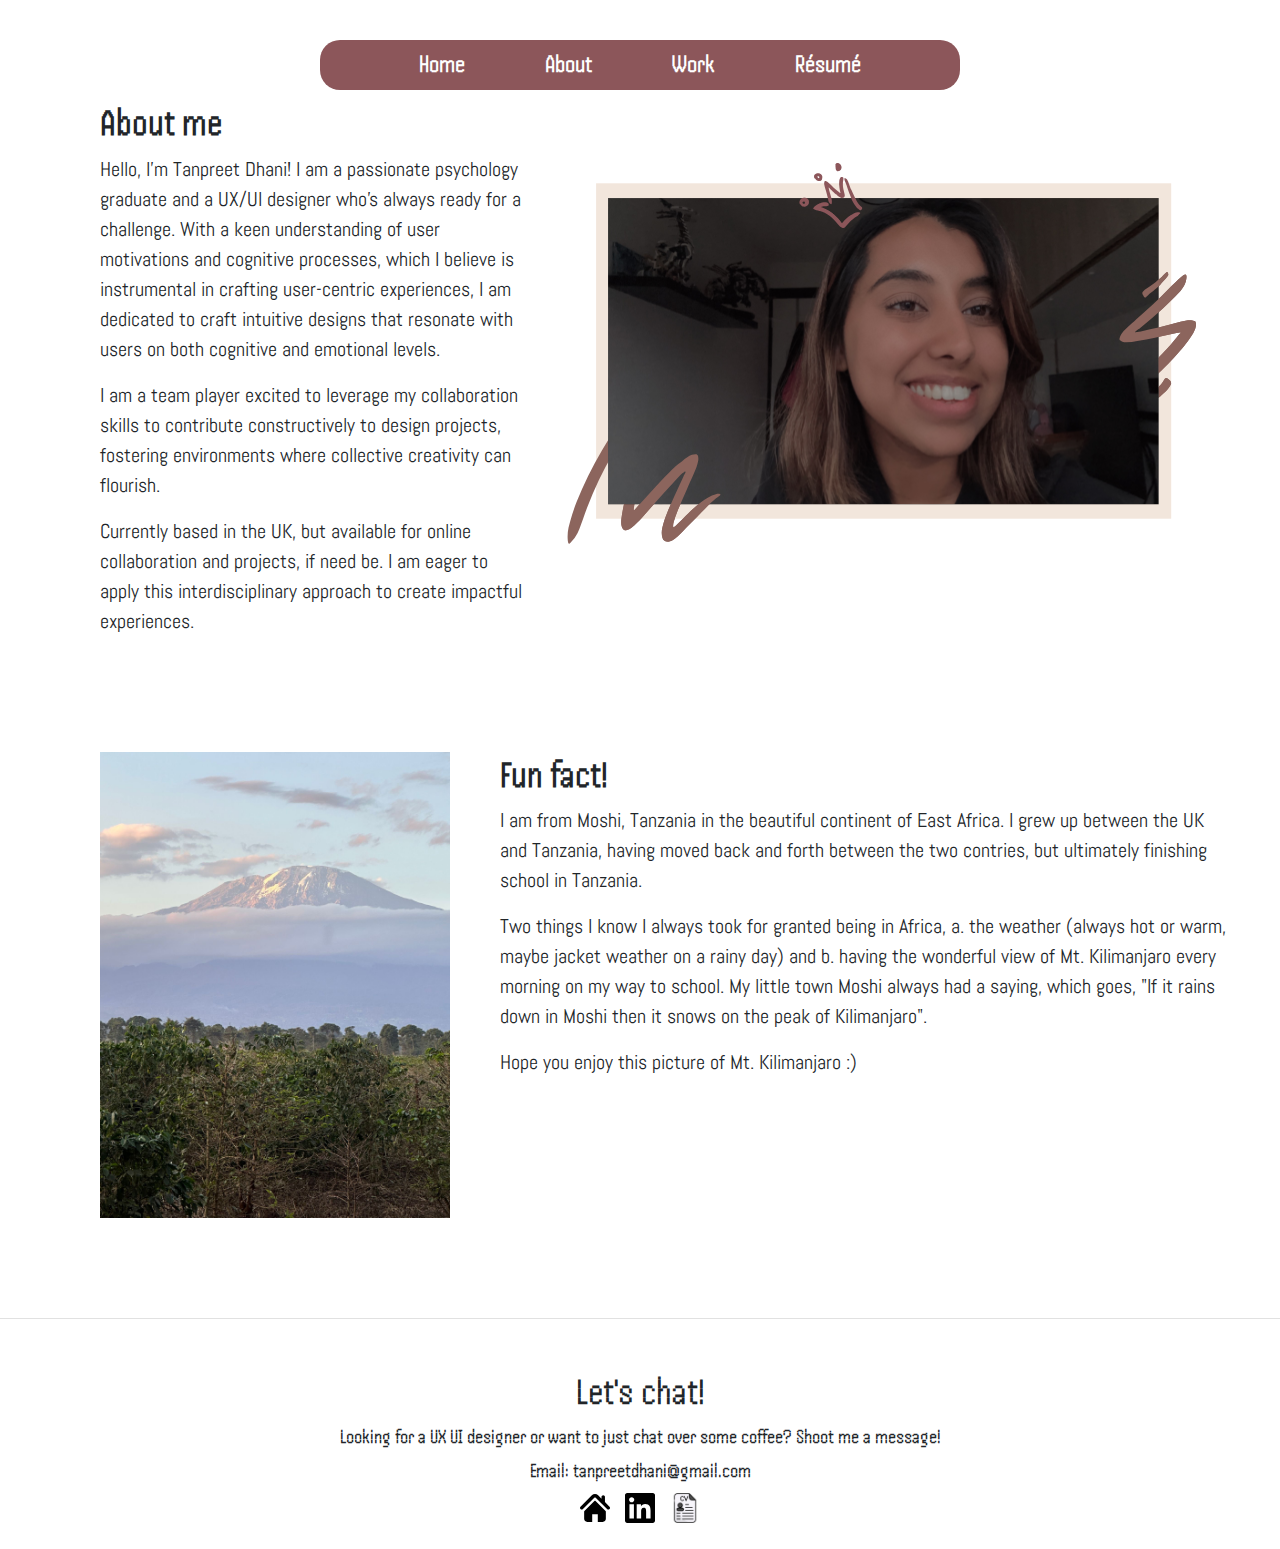
<file: about-me.html>
<!DOCTYPE html>
<html lang="en">
<head>
    <meta charset="UTF-8">
    <meta name="viewport" content="width=device-width, initial-scale=1.0">
    <title>Tanpreet D Portfolio</title>
    <style>
        @import url('https://fonts.googleapis.com/css2?family=Abel&family=Handjet:wght@100;200;300;400;500;600;700;800;900&display=swap');
      </style>
          <script src="https://code.jquery.com/jquery-3.7.1.min.js" integrity="sha256-/JqT3SQfawRcv/BIHPThkBvs0OEvtFFmqPF/lYI/Cxo=" crossorigin="anonymous"></script>
          <script src="./portfolio.js" defer></script>
          <link rel="stylesheet" href="https://stackpath.bootstrapcdn.com/bootstrap/4.3.1/css/bootstrap.min.css" integrity="sha384-ggOyR0iXCbMQv3Xipma34MD+dH/1fQ784/j6cY/iJTQUOhcWr7x9JvoRxT2MZw1T" crossorigin="anonymous">    
      <link rel="stylesheet" href="./homepage.css"> <!-- homepage css for nav -->
      <link rel="stylesheet" href="./about-me.css">
</head>
<body>
<!-- NAVIGATION -->
<div class="nav-background fixed top-0 left-1/2 sm:top-6 sm:h-[3.25rem] sm:w-[36rem] sm:rounded-ful" style="background-color: rgb(140, 86, 90);">
    <nav class="flex fixed top-[0.15rem] left-1/2 h-12 -translate-x-1/2 py-2 sm:top-[1.7rem] sm:h-[initial] sm:py-0">
        <ul>
        <a style="color: white; text-decoration: none;" href="./index.html"><li style="text-decoration: none; list-style: none;">Home</li></a>
        <a style="color: white; text-decoration: none;" href="./about-me.html"><li style="text-decoration: none; list-style: none;">About</li></a>
        <a style="color: white; text-decoration: none;" href="./work-menu.html"><li style="text-decoration: none; list-style: none;">Work</li></a>
        <a style="color: white; text-decoration: none;" href="https://drive.google.com/file/d/1mHyYZ0FnDesR0GW3Qny5ZZ0z49vKUyVC/view?usp=drive_link" target="_blank"><li style="text-decoration: none; list-style: none;">Résumé</li></a>
        </ul>
    </nav>
</div>

<!-- About me -->
<section class="about">
    <div class="about-container">
        <img src="./Images/About me picture.svg" style="width: 700px;" alt="my picture"> 
        <div class="about-content">
            <h1>About me</h1>
            <p>Hello, I'm Tanpreet Dhani! I am a passionate psychology graduate and a UX/UI designer who's always ready for a challenge. With a keen understanding of user motivations and cognitive processes, which I believe is instrumental in crafting user-centric experiences, I am dedicated to craft intuitive designs that resonate with users on both cognitive and emotional levels.</p>
            <p>I am a team player excited to leverage my collaboration skills to contribute constructively to design projects, fostering environments where collective creativity can flourish.</p>
            <p>Currently based in the UK, but available for online collaboration and projects, if need be. I am eager to apply this interdisciplinary approach to create impactful experiences.</p>
        </div>
    </div>

    <div class="facts" style="margin-bottom: 100px;">
        <div class="facts-container">
            <img src="./Images/kilimanjaro.JPG" style="width: 350px; margin-right: 50px;" alt="mt. kilimanjaro">
        <div class="facts-content">
            <h1>Fun fact!</h1>
            <p>I am from Moshi, Tanzania in the beautiful continent of East Africa. I grew up between the UK and Tanzania, having moved back and forth between the two contries, but ultimately finishing school in Tanzania.</p> 
            <p>Two things I know I always took for granted being in Africa, a. the weather (always hot or warm, maybe jacket weather on a rainy day) and b. having the wonderful view of Mt. Kilimanjaro every morning on my way to school. My little town Moshi always had a saying, which goes, "If it rains down in Moshi then it snows on the peak of Kilimanjaro".</p> 
            <p>Hope you enjoy this picture of Mt. Kilimanjaro :)</p>
        </div>
        </div>
    </div>
</section>


<!-- FOOTER -->
<footer id="footer">
    <h1>Let's chat!</h1>
    <h3>Looking for a UX UI designer or want to just chat over some coffee? Shoot me a message!</h3>
    <h3>Email: tanpreetdhani@gmail.com</h3>
<ul class="social-links">
    <li style="text-decoration: none; list-style: none;"><a href="./index.html"><img src="./Images/home-icon.svg" alt="home logo" width="30px" height="auto"></a></li>
    <li style="text-decoration: none; list-style: none;"><a href="https://www.linkedin.com/in/tanpreet-dhani-423b97169/" target="_blank"><img src="./Images/brand-linkedin.svg" alt="linkedin logo" width="30px" height="auto"></a></li>
    <li style="text-decoration: none; list-style: none;"><a href="https://drive.google.com/file/d/15mGdMuccz8ccS6afsANUnZSn1waaqA5V/view?usp=sharing" target="_blank"><img src="./Images/6588143.png" alt="resume logo" width="30px" height="auto"></a></li>
  </ul>
</footer>

<button onclick="topFunction()" id="myBtn" title="Go to top" style="background-color: rgb(140, 86, 90);"><img src="./Images/Scroll-up-arrow.svg" alt=""></button>

<script src="https://cdn.jsdelivr.net/npm/@popperjs/core@2.11.8/dist/umd/popper.min.js" integrity="sha384-I7E8VVD/ismYTF4hNIPjVp/Zjvgyol6VFvRkX/vR+Vc4jQkC+hVqc2pM8ODewa9r" crossorigin="anonymous"></script>
<script src="https://cdn.jsdelivr.net/npm/bootstrap@5.3.2/dist/js/bootstrap.min.js" integrity="sha384-BBtl+eGJRgqQAUMxJ7pMwbEyER4l1g+O15P+16Ep7Q9Q+zqX6gSbd85u4mG4QzX+" crossorigin="anonymous"></script>

</body>
</html>
</file>
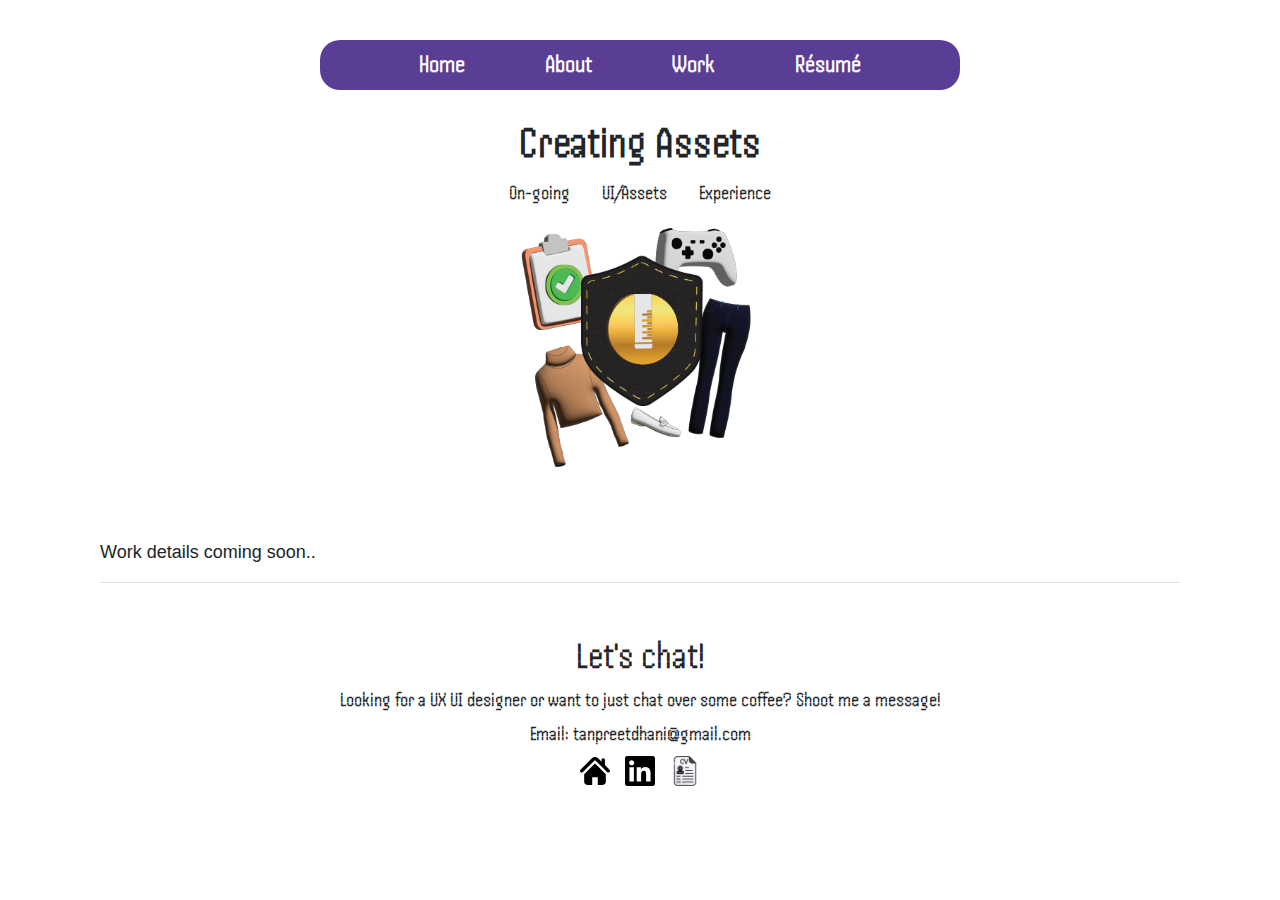
<file: asset-work.html>
<!DOCTYPE html>
<html lang="en">
<head>
    <meta charset="UTF-8">
    <meta name="viewport" content="width=device-width, initial-scale=1.0">
    <title>Tanpreet D Portfolio</title>
    <!-- google fonts  -->
    <style>
       @import url('https://fonts.googleapis.com/css2?family=Abel&family=Handjet:wght@100;200;300;400;500;600;700;800;900&display=swap');
    </style>

    <script src="https://code.jquery.com/jquery-3.7.1.min.js" integrity="sha256-/JqT3SQfawRcv/BIHPThkBvs0OEvtFFmqPF/lYI/Cxo=" crossorigin="anonymous"></script>
    <script src="./portfolio.js" defer></script>  
    <link rel="stylesheet" href="https://stackpath.bootstrapcdn.com/bootstrap/4.3.1/css/bootstrap.min.css" integrity="sha384-ggOyR0iXCbMQv3Xipma34MD+dH/1fQ784/j6cY/iJTQUOhcWr7x9JvoRxT2MZw1T" crossorigin="anonymous">
    <link rel="stylesheet" href="./homepage.css"> <!-- homepage css stylesheet -->
    <link rel="stylesheet" href="./case-studies.css"> <!-- travel app css stylesheet -->
</head>
<body>
    

    <!-- NAVIGATION -->
    <div class="nav-background fixed top-0 left-1/2 sm:top-6 sm:h-[3.25rem] sm:w-[36rem] sm:rounded-ful" style="background-color:rgb(90, 61, 148);">
        <nav class="flex fixed top-[0.15rem] left-1/2 h-12 -translate-x-1/2 py-2 sm:top-[1.7rem] sm:h-[initial] sm:py-0">
            <ul>
                <a style="text-decoration: none; color: white;" href="./index.html"><li style="text-decoration: none; list-style: none;">Home</li></a>
                <a style="text-decoration: none; color: white;" href="./about-me.html"><li style="text-decoration: none; list-style: none;">About</li></a>
                <a style="text-decoration: none; color: white;" href="./work-menu.html"><li style="text-decoration: none; list-style: none;">Work</li></a>
                <a style="text-decoration: none; color: white;" href="https://drive.google.com/file/d/1mHyYZ0FnDesR0GW3Qny5ZZ0z49vKUyVC/view?usp=drive_link" target="_blank"><li style="text-decoration: none; list-style: none;">Résumé</li></a>
              </ul>
        </nav>
        </div>
   
    <div class="whole-container">
    <!-- case study hero -->
    <div class="p-5 mb-4 bg-body-tertiary rounded-3 cs-hero-container" style="padding-bottom: 0 !important;">
        <div class="container-fluid py-5 cs-hero-content">
          <h1 class="display-5 fw-bold">Creating Assets</h1>
        <div class="hero-list">
          <li>On-going</li>
          <li>UI/Assets</li>
          <li>Experience</li>
        </div >
        <img src="./Images/Assest work/Assets hero image.png" alt="asset work image" style="width: 25%; padding-top: 20px;">
        </div>
      </div>
      <!-- end -->

      <div class=".whole-container">
        <p>Work details coming soon..</p>
      </div>

    <!-- FOOTER -->
    <footer id="footer">
        <h1>Let's chat!</h1>
        <h3>Looking for a UX UI designer or want to just chat over some coffee? Shoot me a message!</h3>
        <h3>Email: tanpreetdhani@gmail.com</h3>
    <ul class="social-links">
        <li style="text-decoration: none; list-style: none;"><a href="./index.html"><img src="./Images/home-icon.svg" alt="home logo" width="30px" height="auto"></a></li>
        <li style="text-decoration: none; list-style: none;"><a href="https://www.linkedin.com/in/tanpreet-dhani-423b97169/" target="_blank"><img src="./Images/brand-linkedin.svg" alt="linkedin logo" width="30px" height="auto"></a></li>
        <li style="text-decoration: none; list-style: none;"><a href="https://drive.google.com/file/d/15mGdMuccz8ccS6afsANUnZSn1waaqA5V/view?usp=sharing" target="_blank"><img src="./Images/6588143.png" alt="resume logo" width="30px" height="auto"></a></li>
    </ul>
    </footer>

    <button onclick="topFunction()" id="myBtn" title="Go to top" style="background-color: rgb(90, 61, 148);"><img src="./Images/Scroll-up-arrow.svg" alt=""></button>

    </div>
    <script src="https://cdn.jsdelivr.net/npm/@popperjs/core@2.11.8/dist/umd/popper.min.js" integrity="sha384-I7E8VVD/ismYTF4hNIPjVp/Zjvgyol6VFvRkX/vR+Vc4jQkC+hVqc2pM8ODewa9r" crossorigin="anonymous"></script>
    <script src="https://cdn.jsdelivr.net/npm/bootstrap@5.3.2/dist/js/bootstrap.min.js" integrity="sha384-BBtl+eGJRgqQAUMxJ7pMwbEyER4l1g+O15P+16Ep7Q9Q+zqX6gSbd85u4mG4QzX+" crossorigin="anonymous"></script>
</body>
</html>
</file>
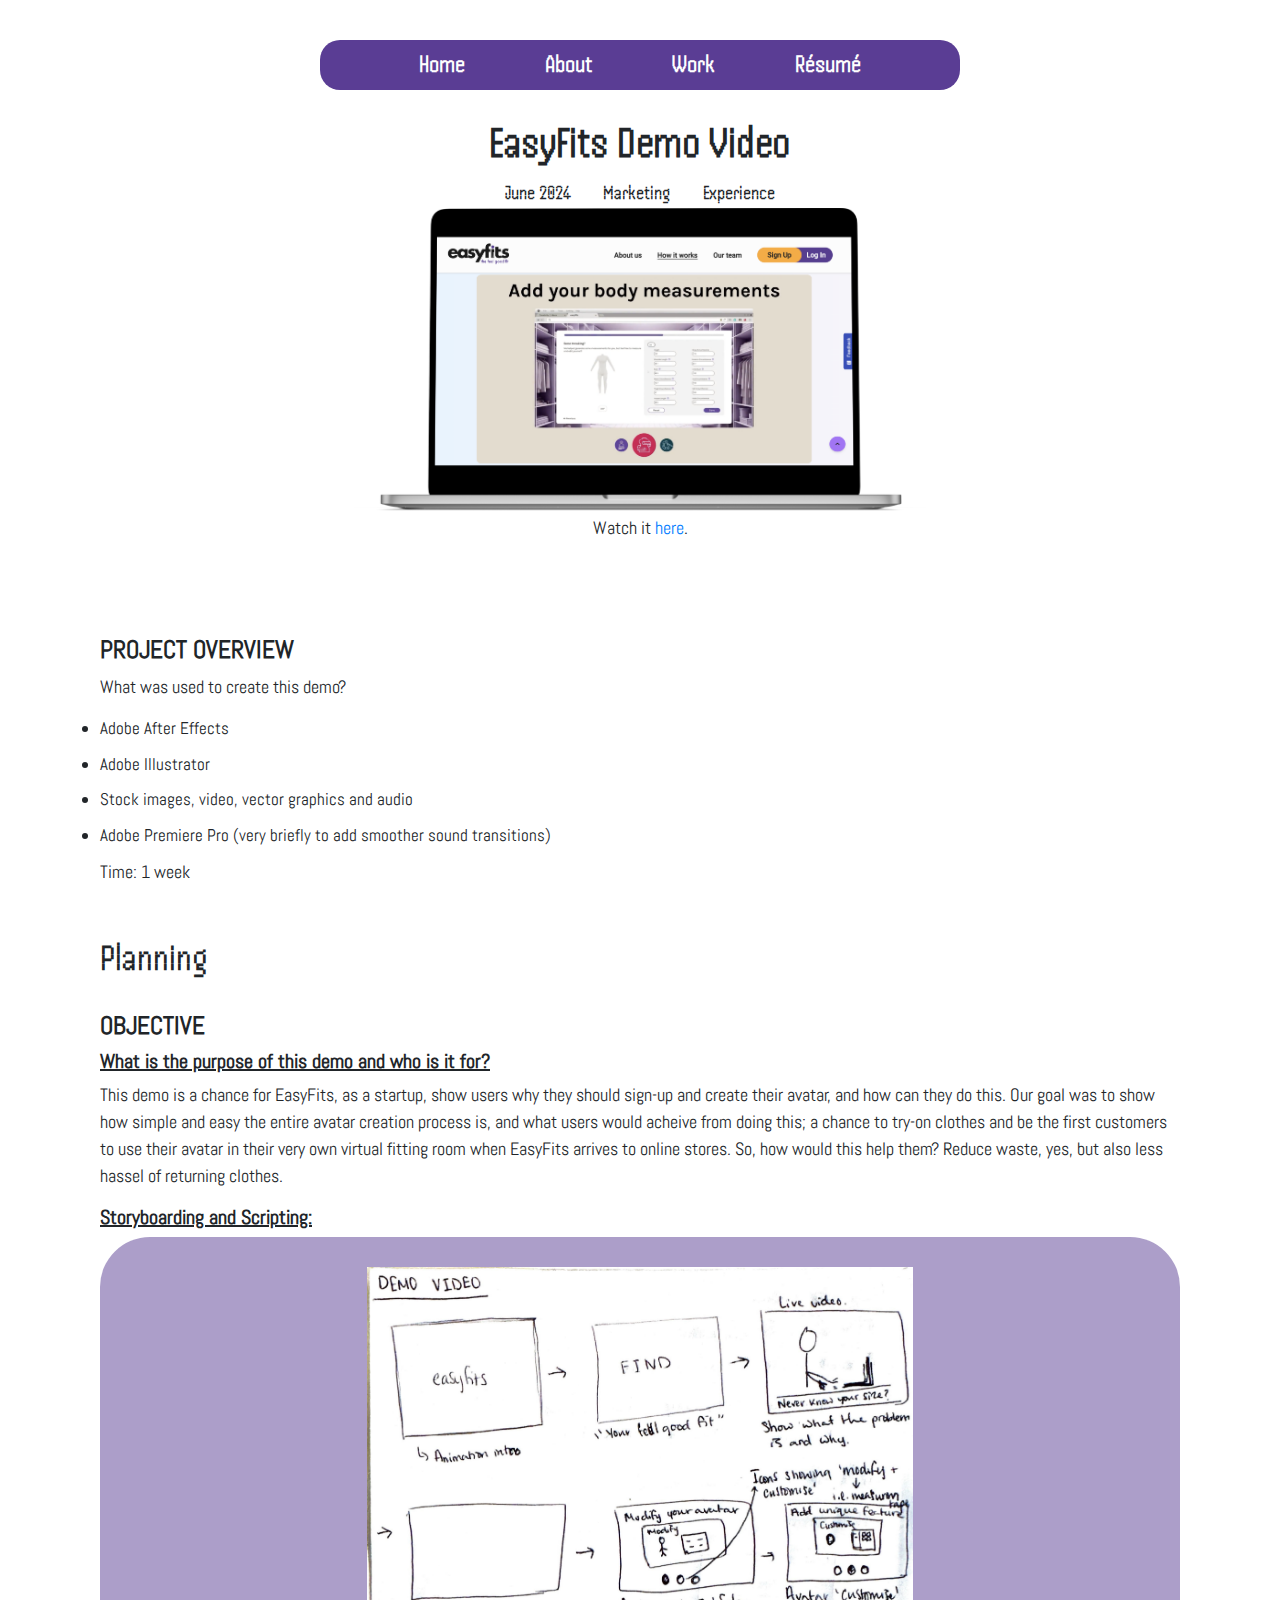
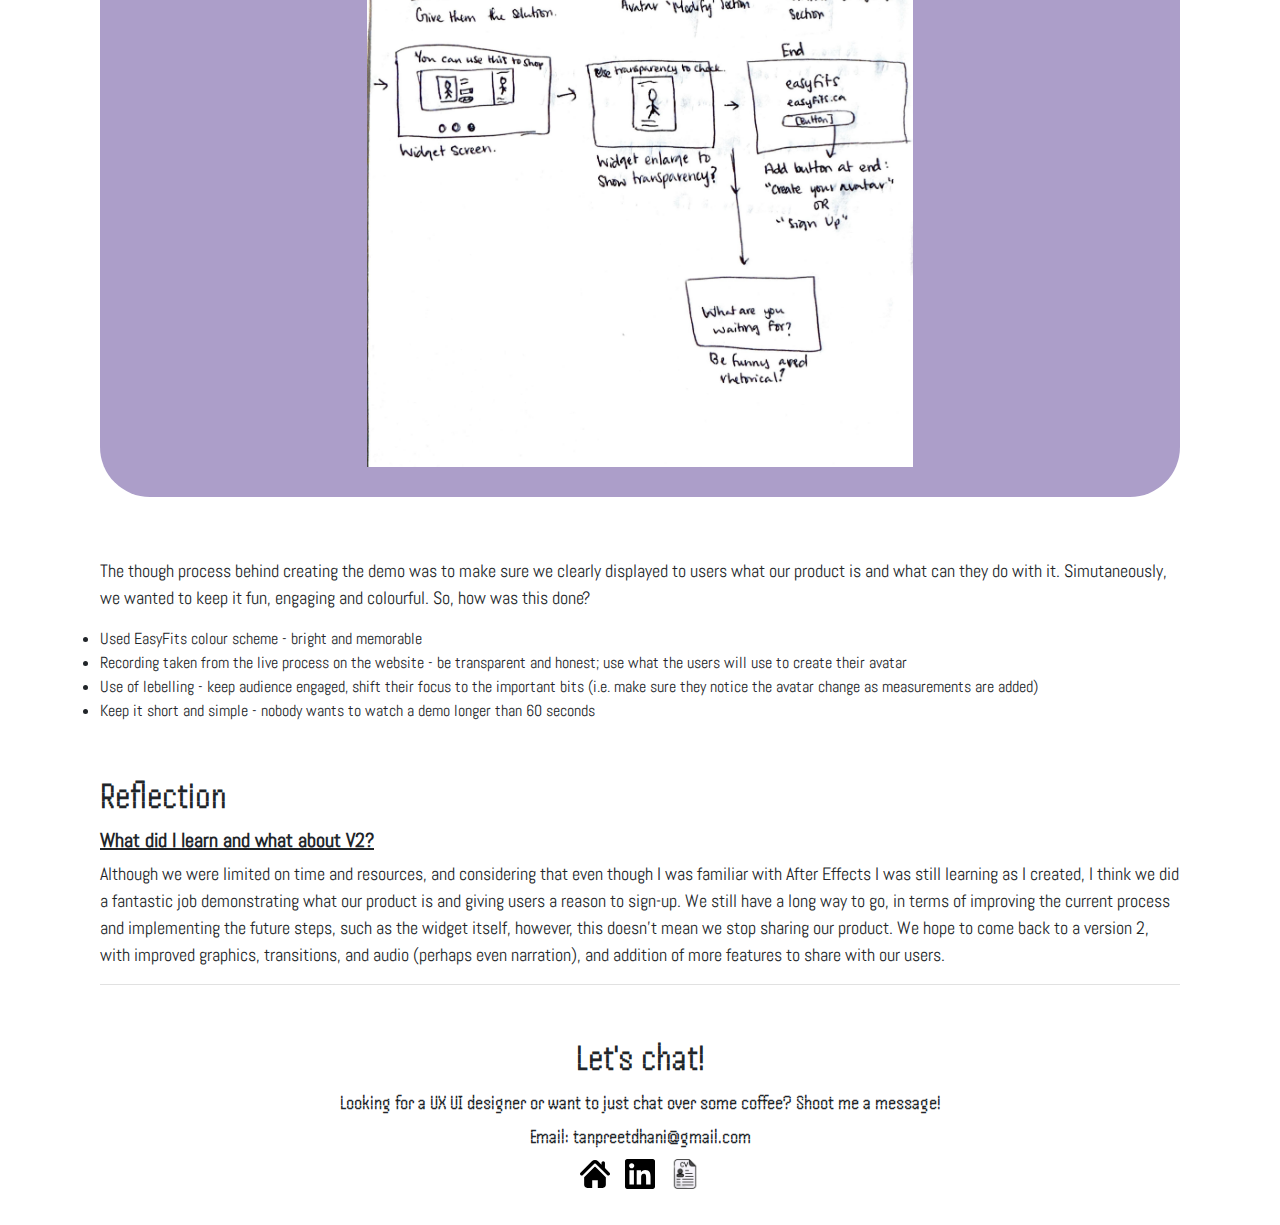
<file: EF-demo-video.html>
<!DOCTYPE html>
<html lang="en">
<head>
    <meta charset="UTF-8">
    <meta name="viewport" content="width=device-width, initial-scale=1.0">
    <title>Tanpreet D Portfolio</title>
    <!-- google fonts  -->
    <style>
       @import url('https://fonts.googleapis.com/css2?family=Abel&family=Handjet:wght@100;200;300;400;500;600;700;800;900&display=swap');
    </style>

    <script src="https://code.jquery.com/jquery-3.7.1.min.js" integrity="sha256-/JqT3SQfawRcv/BIHPThkBvs0OEvtFFmqPF/lYI/Cxo=" crossorigin="anonymous"></script>
    <script src="./portfolio.js" defer></script>  
    <link rel="stylesheet" href="https://stackpath.bootstrapcdn.com/bootstrap/4.3.1/css/bootstrap.min.css" integrity="sha384-ggOyR0iXCbMQv3Xipma34MD+dH/1fQ784/j6cY/iJTQUOhcWr7x9JvoRxT2MZw1T" crossorigin="anonymous">
    <link rel="stylesheet" href="./homepage.css"> <!-- homepage css stylesheet -->
    <link rel="stylesheet" href="./case-studies.css"> <!-- travel app css stylesheet -->
</head>
<body>
    

    <!-- NAVIGATION -->
    <div class="nav-background fixed top-0 left-1/2 sm:top-6 sm:h-[3.25rem] sm:w-[36rem] sm:rounded-ful" style="background-color:rgb(90, 61, 148);">
        <nav class="flex fixed top-[0.15rem] left-1/2 h-12 -translate-x-1/2 py-2 sm:top-[1.7rem] sm:h-[initial] sm:py-0">
            <ul>
                <a style="text-decoration: none; color: white;" href="./index.html"><li style="text-decoration: none; list-style: none;">Home</li></a>
                <a style="text-decoration: none; color: white;" href="./about-me.html"><li style="text-decoration: none; list-style: none;">About</li></a>
                <a style="text-decoration: none; color: white;" href="./work-menu.html"><li style="text-decoration: none; list-style: none;">Work</li></a>
                <a style="text-decoration: none; color: white;" href="https://drive.google.com/file/d/1mHyYZ0FnDesR0GW3Qny5ZZ0z49vKUyVC/view?usp=drive_link" target="_blank"><li style="text-decoration: none; list-style: none;">Résumé</li></a>
              </ul>
        </nav>
        </div>
   
    <div class="whole-container">
    <!-- case study hero -->
    <div class="p-5 mb-4 bg-body-tertiary rounded-3 cs-hero-container" style="padding-bottom: 0 !important;">
        <div class="container-fluid py-5 cs-hero-content">
          <h1 class="display-5 fw-bold">EasyFits Demo Video</h1>
        <div class="hero-list">
          <li>June 2024</li>
          <li>Marketing</li>
          <li>Experience</li>
        </div >
        <img src="./Images/EF demo video/Demo video hero.png" alt="demo video hero image">
        <p style="font-family: 'Abel', sans-serif;">Watch it <a href="https://easyfits.ca/WorkingPage" target="_blank">here</a>.</p>
        </div>
      </div>
      <!-- end -->

       <div class="project-overview">
        <h4>PROJECT OVERVIEW</h4>
        <p>What was used to create this demo?</p>
        <li>Adobe After Effects</li>
        <li>Adobe Illustrator</li>
        <li>Stock images, video, vector graphics and audio</li>
        <li>Adobe Premiere Pro (very briefly to add smoother sound transitions)</li>
        <p>Time: 1 week</p>
       </div>

       <section class="user-research">
        <h2>Planning</h2>
        <h4>OBJECTIVE</h4>
        <h5>What is the purpose of this demo and who is it for?</h5>
        <p>This demo is a chance for EasyFits, as a startup, show users why they should sign-up and create their avatar, and how can they do this. Our goal was to show how simple and easy the entire avatar
            creation process is, and what users would acheive from doing this; a chance to try-on clothes and be the first customers to use their avatar in their very own virtual fitting 
            room when EasyFits arrives to online stores. So, how would this help them? Reduce waste, yes, but also less hassel of returning clothes. 
        </p>
        <h5>Storyboarding and Scripting:</h5>
        <div class="section-container" style="background-color: rgb(90, 61, 148, 0.5);">
            <img src="./Images/EF demo video/script.jpg" alt="desktop v1" style="height: 800px;">
        </div>
        <p>The though process behind creating the demo was to make sure we clearly displayed to users what our product is and what can they do with it. 
            Simutaneously, we wanted to keep it fun, engaging and colourful. So, how was this done?
        </p>
        <li>Used EasyFits colour scheme - bright and memorable</li>
        <li>Recording taken from the live process on the website - be transparent and honest; use what the users will use to create their avatar</li>
        <li>Use of lebelling - keep audience engaged, shift their focus to the important bits (i.e. make sure they notice the avatar change as measurements are added)</li>
        <li>Keep it short and simple - nobody wants to watch a demo longer than 60 seconds</li>

        <h2>Reflection</h2>
        <h5>What did I learn and what about V2?</h5>
        <p>Although we were limited on time and resources, and considering that even though I was familiar with After Effects I was still learning as I created, I think we did a fantastic job demonstrating
            what our product is and giving users a reason to sign-up. We still have a long way to go, in terms of improving the current process and implementing the future steps, such as the widget itself, however, 
            this doesn't mean we stop sharing our product. We hope to come back to a version 2, with improved graphics, transitions, and audio (perhaps even narration), and addition of more features to share with our users. 
        </p>

       </section>

    <!-- FOOTER -->
    <footer id="footer">
        <h1>Let's chat!</h1>
        <h3>Looking for a UX UI designer or want to just chat over some coffee? Shoot me a message!</h3>
        <h3>Email: tanpreetdhani@gmail.com</h3>
    <ul class="social-links">
        <li style="text-decoration: none; list-style: none;"><a href="./index.html"><img src="./Images/home-icon.svg" alt="home logo" width="30px" height="auto"></a></li>
        <li style="text-decoration: none; list-style: none;"><a href="https://www.linkedin.com/in/tanpreet-dhani-423b97169/" target="_blank"><img src="./Images/brand-linkedin.svg" alt="linkedin logo" width="30px" height="auto"></a></li>
        <li style="text-decoration: none; list-style: none;"><a href="https://drive.google.com/file/d/15mGdMuccz8ccS6afsANUnZSn1waaqA5V/view?usp=sharing" target="_blank"><img src="./Images/6588143.png" alt="resume logo" width="30px" height="auto"></a></li>
    </ul>
    </footer>

    <button onclick="topFunction()" id="myBtn" title="Go to top" style="background-color: rgb(90, 61, 148);"><img src="./Images/Scroll-up-arrow.svg" alt=""></button>

    </div>
    <script src="https://cdn.jsdelivr.net/npm/@popperjs/core@2.11.8/dist/umd/popper.min.js" integrity="sha384-I7E8VVD/ismYTF4hNIPjVp/Zjvgyol6VFvRkX/vR+Vc4jQkC+hVqc2pM8ODewa9r" crossorigin="anonymous"></script>
    <script src="https://cdn.jsdelivr.net/npm/bootstrap@5.3.2/dist/js/bootstrap.min.js" integrity="sha384-BBtl+eGJRgqQAUMxJ7pMwbEyER4l1g+O15P+16Ep7Q9Q+zqX6gSbd85u4mG4QzX+" crossorigin="anonymous"></script>
</body>
</html>
</file>
<file: homepage.css>
html {
    scroll-behavior: smooth;
}

.body {
    margin: 0;
    padding: 0;
    display: flex;
    flex-direction: column;
}

/* nav */
.nav-background {
    border-radius: 20px;
    margin: 40px auto; 
    display: flex;
    justify-content: center;
    align-items: center;
    width: 50%;
    height: 50px;
    position: absolute;
    top: 0;
    left: 50%;
    transform: translateX(-50%);
    width: 50%;
    z-index: 2;
}

nav ul {
    display: flex;
    margin: auto;
    padding: 0;
} 

nav a {
    color: black;
    font-family: 'Handjet', sans-serif;
    font-size: 25px;
    font-weight: 600;
    margin: 0 40px;
}

/* hero */
.background-container {
    position: relative;
}

.background {
    background: rgb(36,1,74);
    background: linear-gradient(90deg, rgba(36,1,74,1) 0%, rgba(82,10,144,1) 41%, rgba(0,44,122,1) 100%); 
    background-size: cover;
    background-position: center;
    height: 100vh; /* Adjust the height as needed */
    position: relative;
}

.hero-container {
    background-color: rgba(255, 255, 255, 0.8);
    width: 40%;
    position: absolute;
    top: 45%;
    left: 50%;
    transform: translate(-50%, -50%);
    text-align: center; /* Center the content horizontally */
    z-index: 1; /* Ensure the hero container is above the background */
    color: black;
    padding: 20px;
    border-radius: 20px;
    font-family: 'Handjet', sans-serif;
}

.hero-container h3 {
    font-weight: 500;
    font-size: 22px;
    margin: 10px auto;
}

.hero-container h1 {
    font-family: 'Handjet', sans-serif;
    font-weight: 600;
    font-size: 60px;
    margin: 10px auto;
}

.hero-container button {
    font-family: 'Handjet', sans-serif;
    font-size: 25px;
    font-weight: 500;
    margin: 10px auto;
    padding: 8px 15px;
    border-radius: 20px;
}

.hero-container button:focus {
    outline: none;
}

.hero-container button:hover, .my-work button:hover {
    box-shadow: -1px 2px 4px 0px;
}

/* softwares */
.softwares{
    position: relative;
    margin: 20px 100px 10px 100px;
    z-index: 1;
}

.softwares h1, .my-work h1 {
    font-family: 'Handjet', sans-serif;
    font-size: 38px;
    font-weight: 600;
}

.software-icons {
    display: flex;
}

.software-icons img {
    padding: 0 1.5rem;
    max-width: 100%; 
    height: 80px; 
}

.tooltip-container {
    position: relative;
    display: inline-block;
}

.tooltip-text {
    visibility: hidden;
    background-color: lightgrey;
    border-radius: 5px;
    margin-top: 5px;
    padding: 5px;
    position: absolute;
    z-index: 1;
    opacity: 0;
    transition: opacity 0.3s;
    font-family: 'Abel', sans-serif;
}

.tooltip-container:hover .tooltip-text {
    visibility: visible;
    opacity: 1;
}

/* my work */
.seg-button-container {
   display: inline-flex;
   gap: 2rem;
   margin-bottom: 20px;
}

.seg-button-1, .seg-button-2 {
    font-family: 'Handjet', sans-serif;
    font-size: 22px;
    font-weight: 500;
    padding: 5px 10px;
    background-color: rgba(36,1,74,1);
    color: white;
    border: none;
    border-radius: 15px; 
}

.seg-button-2 {
    background-color: rgba(136, 135, 135, 0.2);
    color: black;
}

.seg-button-1:focus {
    background-color: rgba(36,1,74,1);
    font-weight: 600;
    color: white;
    outline: none;
}

.seg-button-2:focus {
    background-color: rgb(0,44,122,1);
    font-weight: 600;
    color: white;
    outline: none;
}

.my-work {
    margin: 60px 150px 10px 100px;
}

.card h5 {
    font-family: 'Abel', sans-serif;
    font-size: 30px;
    font-weight: 800;
}

.card p {
    font-family: 'Abel', sans-serif;
    font-size: 18px;
}


.my-work-button {
    font-family: 'Handjet', sans-serif;
    font-size: 25px;
    font-weight: 500;
    padding: 8px 15px;
    border-radius: 20px;
    margin: 0 auto;
    display: flex;
    justify-content: center;
    align-items: center;
}

.my-work-button:focus {
    outline: none;
}


/* my skills */
.my-skills {
    display: grid;
    grid-template-columns: auto;
    grid-template-areas:
    "skill-1"
    "skill-2"
    "skill-3";
    margin: 20px 100px 10px 100px;
    padding: 5% 0;
}

.all-skills {
    display: flex;
    justify-content: center;
    flex-direction: column; 
}

.my-skills h1 {
    font-family: 'Handjet', sans-serif;
    font-size: 38px;
    font-weight: 600;
}

.my-skills h5 {
    font-family: 'Abel', sans-serif;
    font-size: 30px;
    font-weight: 800;
    color: white;
}

.skill-1 p, .skill-2 p, .skill-3 p {
    font-family: 'Abel', sans-serif;
    font-size: 20px;
    color: white;
}

.skill-container {
    background-color: rgb(36,1,74,1);
    padding: 2%;
    margin: 1%;
    margin-top: 2%;
    margin-bottom: 2%;
    border-radius: 20px;
} 

#arrow-1, #arrow-2, #arrow-3, #arrow-4 {
    width: 50px;
    height: 50px;
    display: flex;
    justify-content: center;
    margin: 0 auto;
    cursor: pointer; 
    transition: transform .03s ease;
}

.rotate {
    transform: rotate(180deg);
}

/* footer*/
footer {
   margin-top: auto;
   padding: 40px 10px 10px;
   position: static;
   text-align: center;
   font-family: 'Handjet', sans-serif;
   border-top: 1px solid rgba(225, 225, 225, 1);
}

footer h1 {
    font-weight: 500;
    font-size: 38px;
    margin: 10px auto;
}

footer h3 {
    font-weight: 500;
    font-size: 20px;
    margin: 10px auto;
}

.social-links {
    display: flex;
    justify-content: center;
    gap: 15px;
    padding: 0;
}

/* Scroll-up button */
#myBtn {
    display: none; 
    position: fixed; 
    bottom: 20px; 
    right: 30px; 
    z-index: 99;
    border: none; 
    outline: none; 
    cursor: pointer; 
    padding: 15px; 
    border-radius: 10px; 
    background-color: rgb(17, 24, 39);
    color: white;
  }
  



@media (max-width: 800px) {
    .body {
        width: 100% !important;
    }

    /* responsive nav */
    .nav-background {
        width: 90% !important;
    }

    nav a {
        margin: 0 25px !important;
        padding: 5px 0 !important;
        font-weight: 500 !important;
        font-size: 25px !important;
    }

    .nav-background {
        height: fit-content;
        padding: 10px 0;
    }

 

    .hero-container {
        margin-top: 20%;
        width: 90%;
        height: 320px;
        padding: 0;
    }

    .hero-container h3, footer h3 {
        font-size: 22px;
        font-weight: 400;
    }

    .hero-container h3 {
        margin: 0;
    }

    .hero-container h1 {
        font-size: 38px;
        font-weight: 600;
        margin: 0;
    }

    .hero-container p {
        font-size: 25px;
        margin-top: 0;
    }

    .hero-container button {
        font-size: 22px;
        font-weight: 500;
        color: black;
        margin: 0
    ;
    }

    /* responsive sofwares */
    .softwares {
        margin: 25px;
        height: auto !important;
    }

    .softwares h1, .my-work h1 {
        font-size: 38px;
    }

    .software-icons {
        display: grid;
        grid-template-columns: repeat(4, 1fr); 
        gap: 1rem;
    }

    .software-icons img {
        padding: 0;
        height: 80px;
    }

    /* my work */
    .my-work {
        margin: 0 25px;
        padding-top: 40px;
    }

    .my-work h1 {
        font-size: 38px;
    }

    .card h5 {
        font-size: 22px;
        font-weight: 800;
    }
    
    .card p {
        font-family: 'Abel', sans-serif;
        font-size: 16px;
    }

 /* my skills */   
    .my-skills {
        margin: 0 25px;
        padding-top: 40px;
    }
    
    .my-skills h1 {
        font-size: 38px;
    }

    .my-skills h2 {
        font-size: 28px;
    }

    .my-skills h5 {
        font-size: 22px;
    }

    .my-skills p {
        font-size: 16px;
    }


    /* responsive footer */
    footer h1 {
        font-size: 30px;
        font-weight: 600;
    }

    footer h5 {
        font-weight: 300;
        font-size: 20px;
    }
}


/* media for larger screens */
@media (min-width: 1800px) {
    .nav-background {
        width: 50%;
    }
    
    .softwares {
        margin: 100px 400px 0px 400px;
    }

    .software-icons img {
       height: 70px;
    }

    .hero-container {
        width: 50%;
    }

    .my-work {
        margin: 100px 400px 10px 400px;
    }
 
    .card {
        height: auto;
    }
    
    .card h5 {
        font-size: 25px;
    }

    .card p {
        font-size: 16px;
    }

    .card img {
        width: 60%;
        margin: 0 auto;
    }

    .my-skills {
        margin: 20px 400px 10px 400px;
    }

    .my-skills h5 {
        font-size: 25px;
    }

    .my-skills p {
        font-size: 16px;
    }
}
</file>
<file: about-me.css>
.about {
    margin: 60px 50px 10px 100px;
}


.about-container {
    display: flex;
    flex-direction: row-reverse;
    margin-top: 100px; 
} 

.facts-container {
    display: flex;
    flex-direction: row;
    margin-top: 100px; 
}

.about h1 {
    font-family: 'Handjet', sans-serif;
    font-size: 38px;
    font-weight: 600;
}

.about p {
    font-family: 'Abel', sans-serif;
    font-size: 20px;
}


/* media for smaller screens */
@media (max-width: 800px) {
    .about {
        margin: 0 25px;
    }

    .about img {
        width: 440px !important;
        margin-left: -8%;
        margin-top: 10%;
    }

    .about-container, .facts-container {
        flex-direction: column !important;
        justify-content: center;
    }

    .about h1 {
        font-size: 30px;
        font-weight: 600;
    }

    .facts img {
        width: 350px !important;
        margin: 20px auto;
    }
}


/* media for larger screens */
@media (min-width: 1800px) {
    .about {
        margin: 200px 200px 10px 200px;
    }

    .about p {
        font-size: 16px;
    }
    
    .about h1 {
        font-size: 35px;
    }
}
</file>
<file: case-studies.css>
/* body alignment */
.whole-container {
    margin: 20px 100px 10px 100px;
}

/* start: case study */
.cs-hero-content {
    display: flex;
    align-items: center;
    justify-content: center;
    flex-direction: column;
    margin: 0 auto;
}

.cs-hero-content h1 {
    font-family: 'Handjet', sans-serif;
    font-size: 45px;
    font-weight: 600;
}

.cs-hero-content img {
    width: 60%;
}

.hero-list {
    list-style: none;
    display: flex;
    flex-direction: row;
    gap: 2rem;
    font-family: 'Handjet', sans-serif;
    font-size: 20px;
    font-weight: 500;
} 

.project-overview, .user-research, .definition-ideation, .prototyping, .testing-iterating, .updates {
    font-family: 'Abel', sans-serif;
}

.project-overview li, .testing-iterating li, .updates li {
    margin-bottom: 10px;
    font-size: 17px;
} 

.whole-container h2 {
    font-family: 'Handjet', sans-serif;
    font-size: 38px;
    font-weight: 500;
    margin-top: 50px; 
    margin-bottom: 10px;
} 

.whole-container h4 {
    font-weight: 900;
    font-size: 25px;
    margin-top: 30px;
}

.whole-container h5 {
    font-weight: 600;
    text-decoration: underline;
    font-size: 20px;
}

.whole-container p{
    font-size: 18px;
}

.user-research img, .definition-ideation img, .prototyping img, .testing-iterating img, .updates img {
    max-width: 80%;
    display: flex;
    margin: 0 auto;
    margin-bottom: 40px;
    margin-top: 20px;
} 

.post-its {
    display: flex;
    align-content: center;
    flex-wrap: wrap; 
    gap: 20px;
    margin-bottom: 30px;
}

.post-its p {
    font-size: 1.1vw;
    width: 200px;
    height: 110px;
    padding: 10px;
    display: flex;
    justify-content: center;
    align-items: center;
    text-align: center;
    border-radius: 5px;
}

.section-container {
    font-family: 'Abel', sans-serif;
    max-width: 100% !important;
    margin-bottom: 60px;
    padding: 30px;
    border-radius: 50px;
}

.section-container img {
    display: flex;
    margin: 0 auto;
    max-width: 70%
}

.collapse-container button {
    width: fit-content;
    height: 50px;
    background: none;
    border: solid 2px rgb(37, 69, 85);
    border-radius: 5px;
    color: rgb(37, 69, 85);
    font-family: "Abel", sans-serif;
    font-size: 14px;
    cursor: pointer;
    margin: 30px auto;
}

.collapse-container button:hover {
    border-radius: 5px;
    border: 1px solid rgb(37, 69, 85);
    box-shadow: -1px 2px 4px 0px rgba(0, 0, 0, 0.60);
}

.collapse-container button:focus {
    outline: none;
}

.collapse-card-body {
    margin-bottom: 40px;
    margin-top: 0;
}

.link-to-full-cs {
    font-family: "Abel", sans-serif;
}


/* media for smaller screens */
@media (max-width: 800px) {
    .whole-container{
        margin: auto 5%;
    }

    .cs-hero-content {
        width: 100%;
        padding-bottom: 0 !important;
    }

    .hero-list {
        text-align: center;
    }

    .cs-hero-container {
        padding-bottom: 10px !important;
        margin-top: 10%;
    }

    .cs-hero-content img {
        width: 400px;
        margin-top: 20px;
        padding: 0;
    }
    .cs-hero-content h1 {
        font-size: 40px;
        text-align: center;
    }

    .hero-list {
        font-size: 18px;
    }

    .user-research h2, .definition-ideation h2, .prototyping h2, .testing-iterating h2 {
        font-size: 35px;
        margin-top: 40px;
    }

    .project-overview h4, .user-research h4, .definition-ideation h4, .prototyping h4, .testing-iterating h4 {
        font-size: 20px !important;
        font-weight: bold;
    }

    .project-overview h5, .user-research h5, .definition-ideation h5, .prototyping h5, .testing-iterating h5 {
        font-size: 18px !important;
        font-weight: bold;
        margin-top: 25px !important;
    }

    .whole-container p, .whole-container h4, .whole-container h5 {
        font-size: 16px;
    }

    .collapse-container button {
        font-size: 12px;
    }

    .user-research img, .definition-ideation img, .prototyping img, .testing-iterating img {
        margin: 0 auto;
        max-width: 100%;
    }

    .section-container {
        margin-bottom: 40px;
    }

    .collapse-container button {
        font-size: 16px;
        margin: 0;
    }

    .video-container {
        width: 340px;
        height: auto;
        padding-top: 30px;
    }
}

/* media for larger screens */
@media (min-width: 1800px) {
    .whole-container {
        margin: 50px 400px 0px 400px;
    }

    .cs-hero-content img {
        width: 60%;
    }

    .whole-container p, .whole-container li {
        font-size: 16px;
    }
    
    .whole-container h2 {
        font-size: 38px;
    }

    .whole-container h4 {
        font-size: 22px;
    }

    .whole-container h5{
        font-size: 20px;
    }

    .whole-container h1 {
        font-size: 50px;
    }

    .post-its p {
        font-size: 16px;
    }
}
</file>
